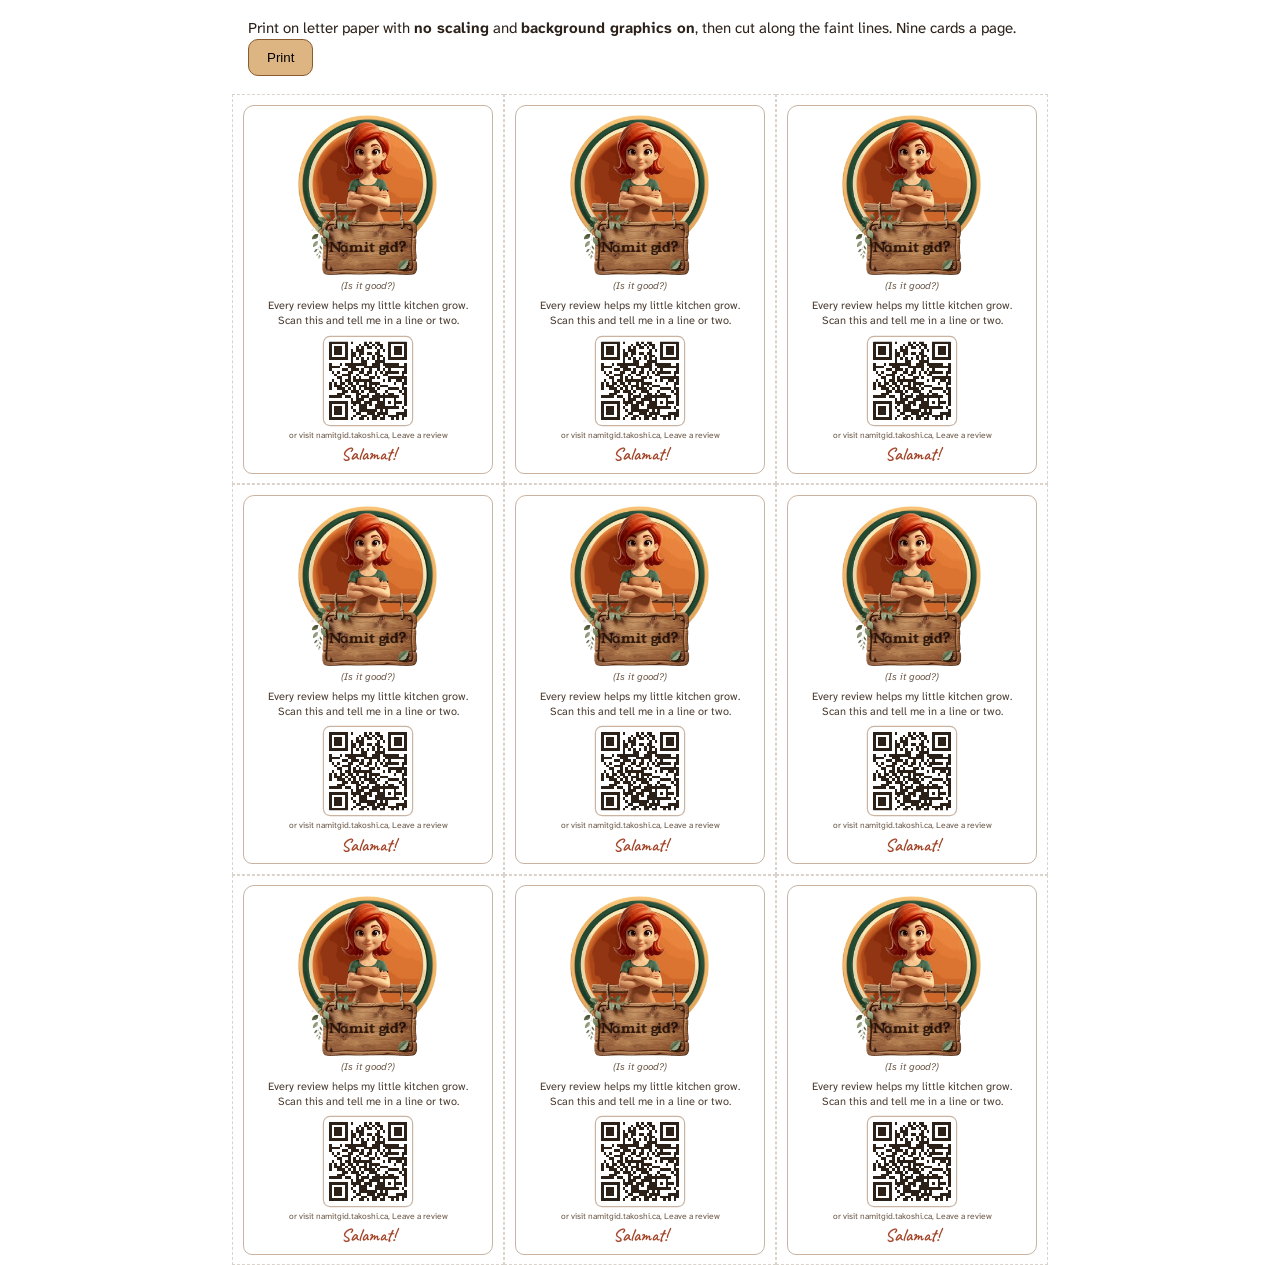
<file: namit-gid-site/review-card.html>
<!doctype html>
<html lang="en">
<head>
<meta charset="utf-8">
<meta name="viewport" content="width=device-width,initial-scale=1">
<meta name="robots" content="noindex">
<title>Review cards</title>
<link rel="preconnect" href="https://fonts.googleapis.com">
<link href="https://fonts.googleapis.com/css2?family=Atkinson+Hyperlegible+Next:wght@400;600&family=Young+Serif&family=Caveat:wght@600&display=swap" rel="stylesheet">
<!-- Cards for Leny to tuck in the bag: print on letter paper (9 to a page,
     no scaling, background graphics on) and cut along the faint lines. The
     QR opens the review form: namitgid.takoshi.ca/?review=1 -->
<style>
  @page { size: letter; margin: 0; }
  * { box-sizing: border-box; }
  body { margin: 0; background: #fff; font: 11px/1.4 'Atkinson Hyperlegible Next', Arial, sans-serif; color: #2B2119;
    -webkit-print-color-adjust: exact; print-color-adjust: exact; }
  .help { max-width: 8.5in; margin: 18px auto 0; padding: 0 16px; font-size: 15px; }
  .help button { font: 600 16px/1 inherit; padding: 10px 18px; border-radius: 10px; border: 1.5px solid #8A5A30; background: #DDB582; cursor: pointer; }
  .page { width: 8.5in; height: 11in; margin: 18px auto; display: grid; grid-template: repeat(3, 1fr) / repeat(3, 1fr); background: #fff; }
  .card { position: relative; display: flex; flex-direction: column; align-items: center; justify-content: center; text-align: center;
    padding: .22in .2in; background: #fff; outline: 1px dashed rgba(110, 82, 56, .25); outline-offset: -1px; }
  .card::before { content: ""; position: absolute; inset: .11in; border: 1.2px solid rgba(138, 90, 48, .45); border-radius: 11px 9px 10px 9px; pointer-events: none; }
  /* Leny's emblem, asking the question on her hanging board */
  .logo { position: relative; width: 1.45in; container-type: inline-size; }
  .logo img { display: block; width: 100%; height: auto; }
  .board { position: absolute; left: 50.5%; top: 82.5%; translate: -50% -50%; margin: 0; white-space: nowrap;
    font: 400 10.3cqw/1 'Young Serif', Georgia, serif; letter-spacing: -.01em; color: #3B2212; opacity: .9; mix-blend-mode: multiply;
    text-shadow: 0 0 1px rgba(40, 18, 6, .6); }
  .board span { color: #2B170B; }
  .tr { margin: .04in 0 .05in; font-size: 10px; font-style: italic; color: #6B5747; }
  .lead { margin: 0 0 .08in; max-width: 2.1in; color: #4A3B2F; }
  .qr { width: .92in; height: .92in; padding: .05in; background: #fff; border-radius: 6px; box-shadow: 0 0 0 1.2px rgba(138, 90, 48, .45); }
  .url { margin: .05in 0 0; font-size: 8.5px; color: #6B5747; }
  .sign { margin: .04in 0 0; font: 600 18px/1 Caveat, 'Segoe Print', cursive; color: #A3462A; }
  @media print { .help { display: none; } .page { margin: 0; } }
  @media screen and (max-width: 8.6in) { .page { width: 100%; height: auto; grid-template: auto / 1fr; } .card { min-height: 3.67in; } .page .card:nth-child(n+2) { display: none; } }
</style>
</head>
<body>
<p class="help">Print on letter paper with <b>no scaling</b> and <b>background graphics on</b>, then cut along the faint lines. Nine cards a page. <button type="button" onclick="print()">Print</button></p>
<div class="page">
  <section class="card">
    <div class="logo"><img src="assets/img/emblem-480.webp" width="480" height="553" alt="Leny of Namit gid"><p class="board">Namit <span>gid?</span></p></div>
    <p class="tr">(Is it good?)</p>
    <p class="lead">Every review helps my little kitchen grow. Scan this and tell me in a line or two.</p>
    <img class="qr" src="assets/img/review-qr.svg" alt="QR code for the review form">
    <p class="url">or visit namitgid.takoshi.ca, Leave a review</p>
    <p class="sign">Salamat!</p>
  </section>
</div>
<script>
  // one card in the markup, nine on the page
  const page = document.querySelector('.page'), card = page.querySelector('.card');
  for (let i = 0; i < 8; i++) page.append(card.cloneNode(true));
</script>
</body>
</html>
</file>
